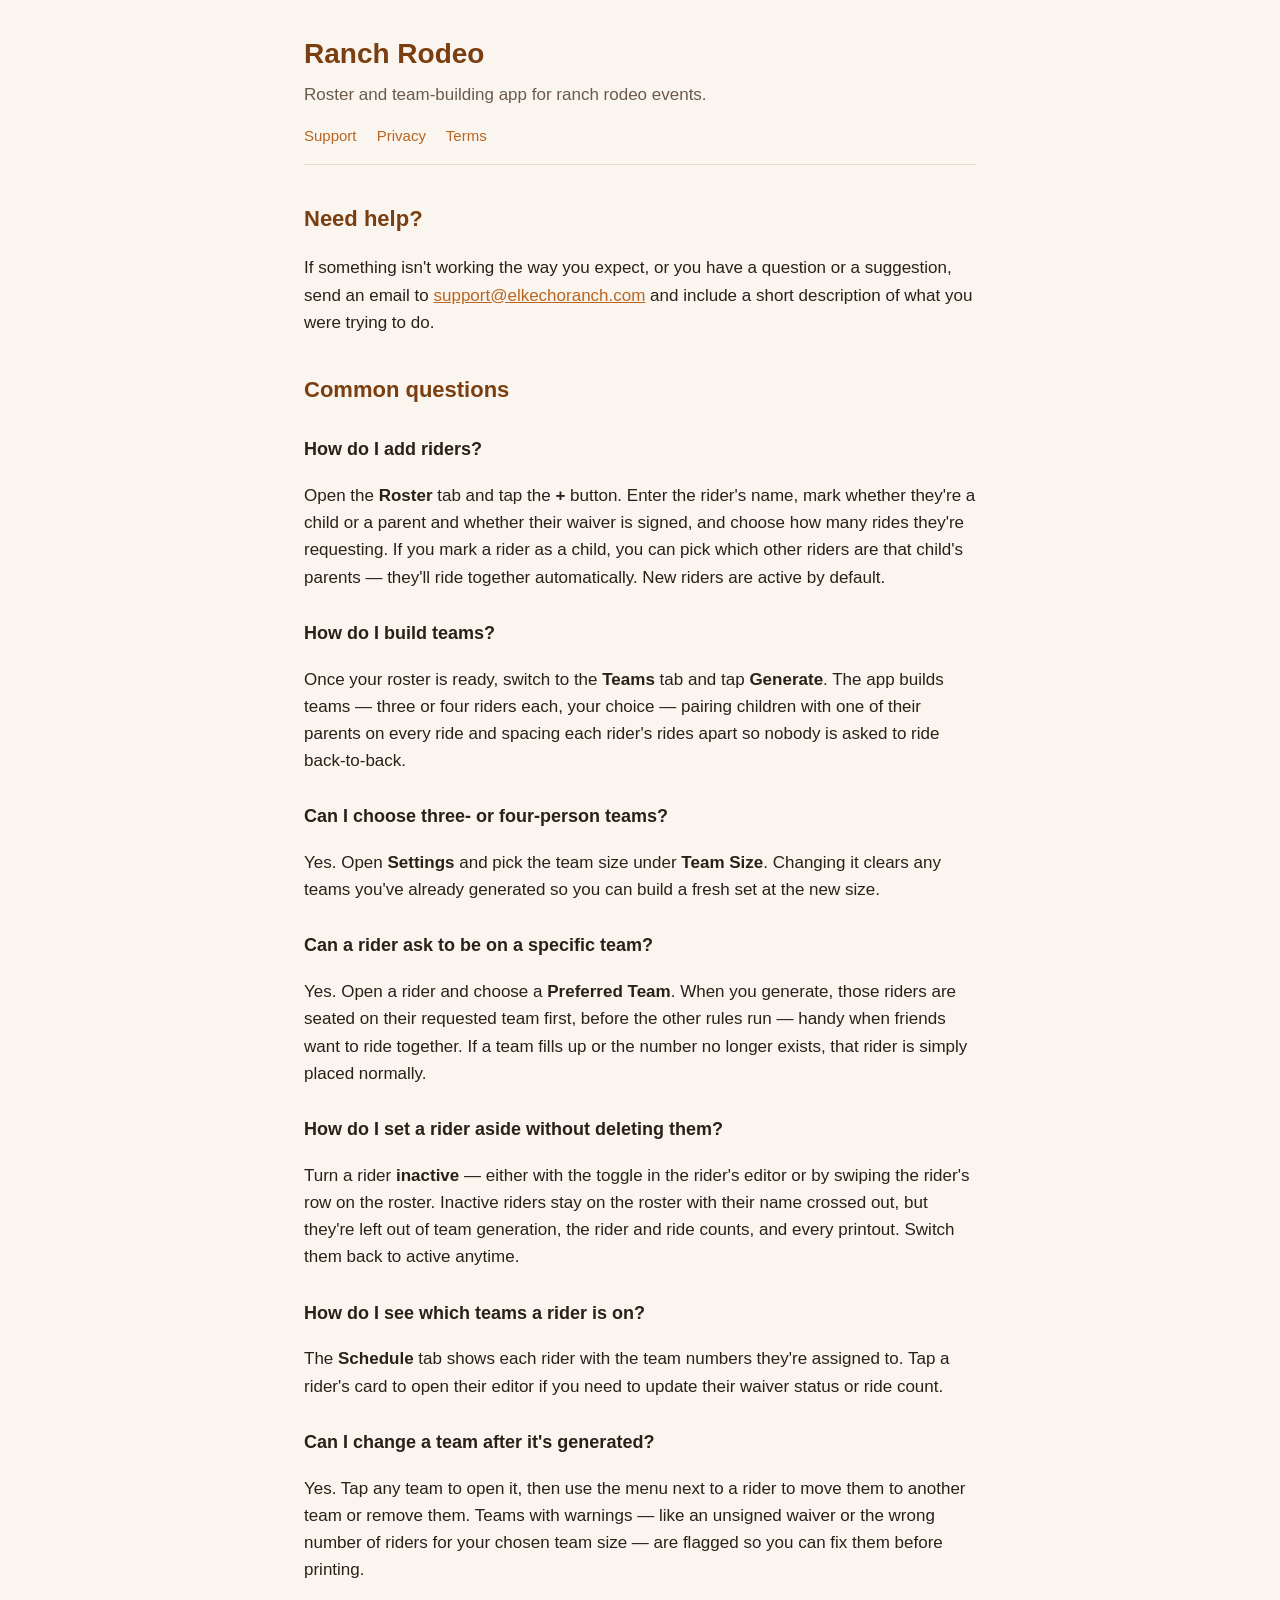
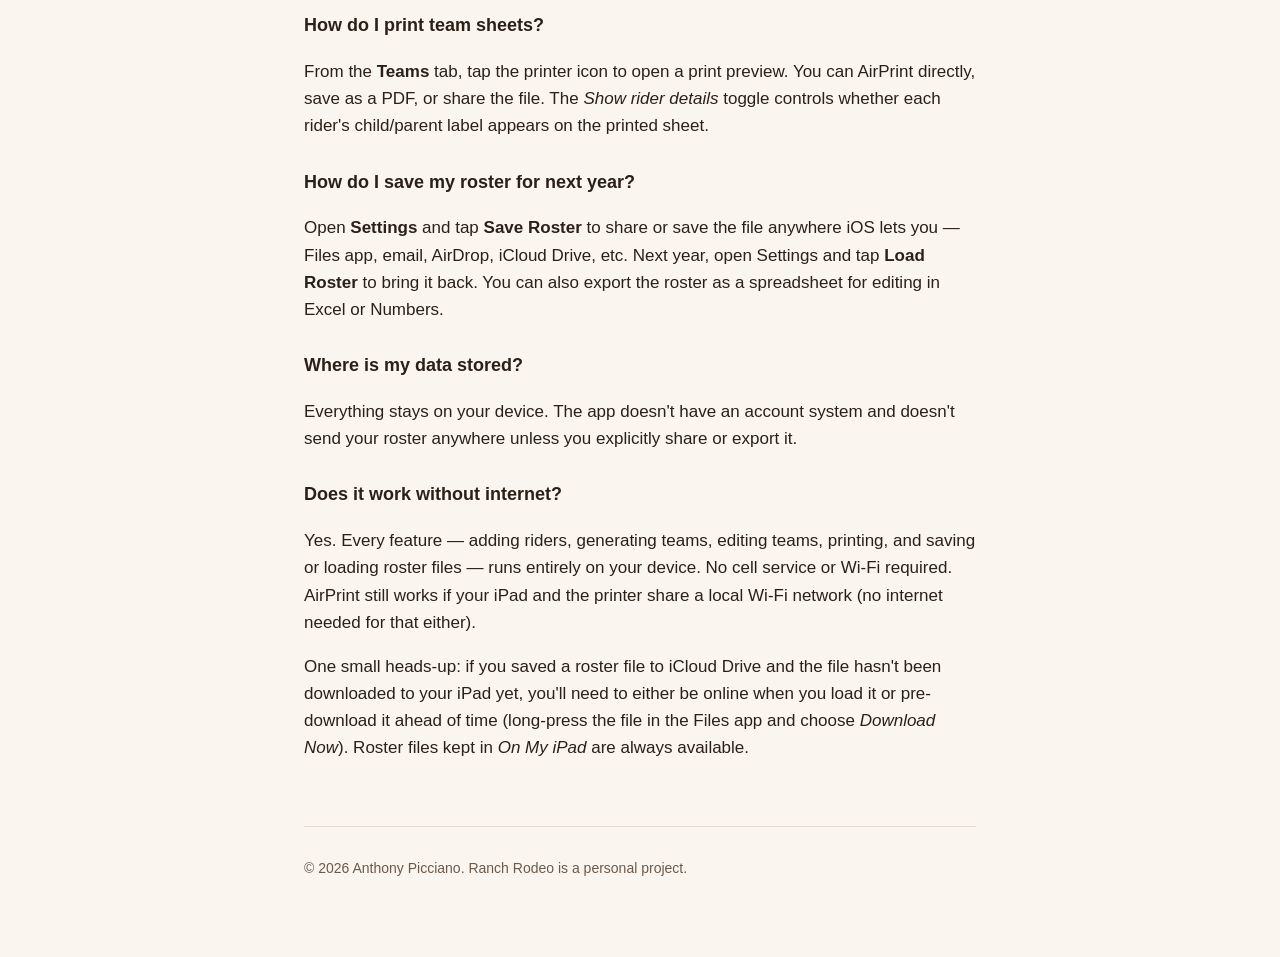
<file: docs/index.html>
<!DOCTYPE html>
<html lang="en">
<head>
    <meta charset="UTF-8">
    <meta name="viewport" content="width=device-width, initial-scale=1.0">
    <title>Ranch Rodeo — Support</title>
    <link rel="stylesheet" href="style.css">
</head>
<body>
    <div class="container">
        <header>
            <h1>Ranch Rodeo</h1>
            <p>Roster and team-building app for ranch rodeo events.</p>
            <nav>
                <a href="index.html">Support</a>
                <a href="privacy.html">Privacy</a>
                <a href="terms.html">Terms</a>
            </nav>
        </header>

        <h2>Need help?</h2>
        <p>
            If something isn't working the way you expect, or you have a question or a suggestion,
            send an email to <a href="mailto:support@elkechoranch.com">support@elkechoranch.com</a> and
            include a short description of what you were trying to do.
        </p>

        <h2>Common questions</h2>

        <h3>How do I add riders?</h3>
        <p>
            Open the <strong>Roster</strong> tab and tap the <strong>+</strong> button. Enter the
            rider's name, mark whether they're a child or a parent and whether their waiver is
            signed, and choose how many rides they're requesting. If you mark a rider as a child,
            you can pick which other riders are that child's parents — they'll ride together
            automatically. New riders are active by default.
        </p>

        <h3>How do I build teams?</h3>
        <p>
            Once your roster is ready, switch to the <strong>Teams</strong> tab and tap
            <strong>Generate</strong>. The app builds teams — three or four riders each, your
            choice — pairing children with one of their parents on every ride and spacing each
            rider's rides apart so nobody is asked to ride back-to-back.
        </p>

        <h3>Can I choose three- or four-person teams?</h3>
        <p>
            Yes. Open <strong>Settings</strong> and pick the team size under <strong>Team
            Size</strong>. Changing it clears any teams you've already generated so you can
            build a fresh set at the new size.
        </p>

        <h3>Can a rider ask to be on a specific team?</h3>
        <p>
            Yes. Open a rider and choose a <strong>Preferred Team</strong>. When you generate,
            those riders are seated on their requested team first, before the other rules run —
            handy when friends want to ride together. If a team fills up or the number no longer
            exists, that rider is simply placed normally.
        </p>

        <h3>How do I set a rider aside without deleting them?</h3>
        <p>
            Turn a rider <strong>inactive</strong> — either with the toggle in the rider's editor
            or by swiping the rider's row on the roster. Inactive riders stay on the roster with
            their name crossed out, but they're left out of team generation, the rider and ride
            counts, and every printout. Switch them back to active anytime.
        </p>

        <h3>How do I see which teams a rider is on?</h3>
        <p>
            The <strong>Schedule</strong> tab shows each rider with the team numbers they're
            assigned to. Tap a rider's card to open their editor if you need to update their
            waiver status or ride count.
        </p>

        <h3>Can I change a team after it's generated?</h3>
        <p>
            Yes. Tap any team to open it, then use the menu next to a rider to move them to another
            team or remove them. Teams with warnings — like an unsigned waiver or the wrong number
            of riders for your chosen team size — are flagged so you can fix them before printing.
        </p>

        <h3>How do I print team sheets?</h3>
        <p>
            From the <strong>Teams</strong> tab, tap the printer icon to open a print preview.
            You can AirPrint directly, save as a PDF, or share the file. The <em>Show rider
            details</em> toggle controls whether each rider's child/parent label appears on the
            printed sheet.
        </p>

        <h3>How do I save my roster for next year?</h3>
        <p>
            Open <strong>Settings</strong> and tap <strong>Save Roster</strong> to share or save
            the file anywhere iOS lets you — Files app, email, AirDrop, iCloud Drive, etc. Next
            year, open Settings and tap <strong>Load Roster</strong> to bring it back. You can
            also export the roster as a spreadsheet for editing in Excel or Numbers.
        </p>

        <h3>Where is my data stored?</h3>
        <p>
            Everything stays on your device. The app doesn't have an account system and doesn't
            send your roster anywhere unless you explicitly share or export it.
        </p>

        <h3>Does it work without internet?</h3>
        <p>
            Yes. Every feature — adding riders, generating teams, editing teams, printing, and
            saving or loading roster files — runs entirely on your device. No cell service or
            Wi-Fi required. AirPrint still works if your iPad and the printer share a local
            Wi-Fi network (no internet needed for that either).
        </p>
        <p>
            One small heads-up: if you saved a roster file to iCloud Drive and the file hasn't
            been downloaded to your iPad yet, you'll need to either be online when you load it
            or pre-download it ahead of time (long-press the file in the Files app and choose
            <em>Download Now</em>). Roster files kept in <em>On My iPad</em> are always available.
        </p>

        <footer>
            <p>&copy; 2026 Anthony Picciano. Ranch Rodeo is a personal project.</p>
        </footer>
    </div>
</body>
</html>
</file>
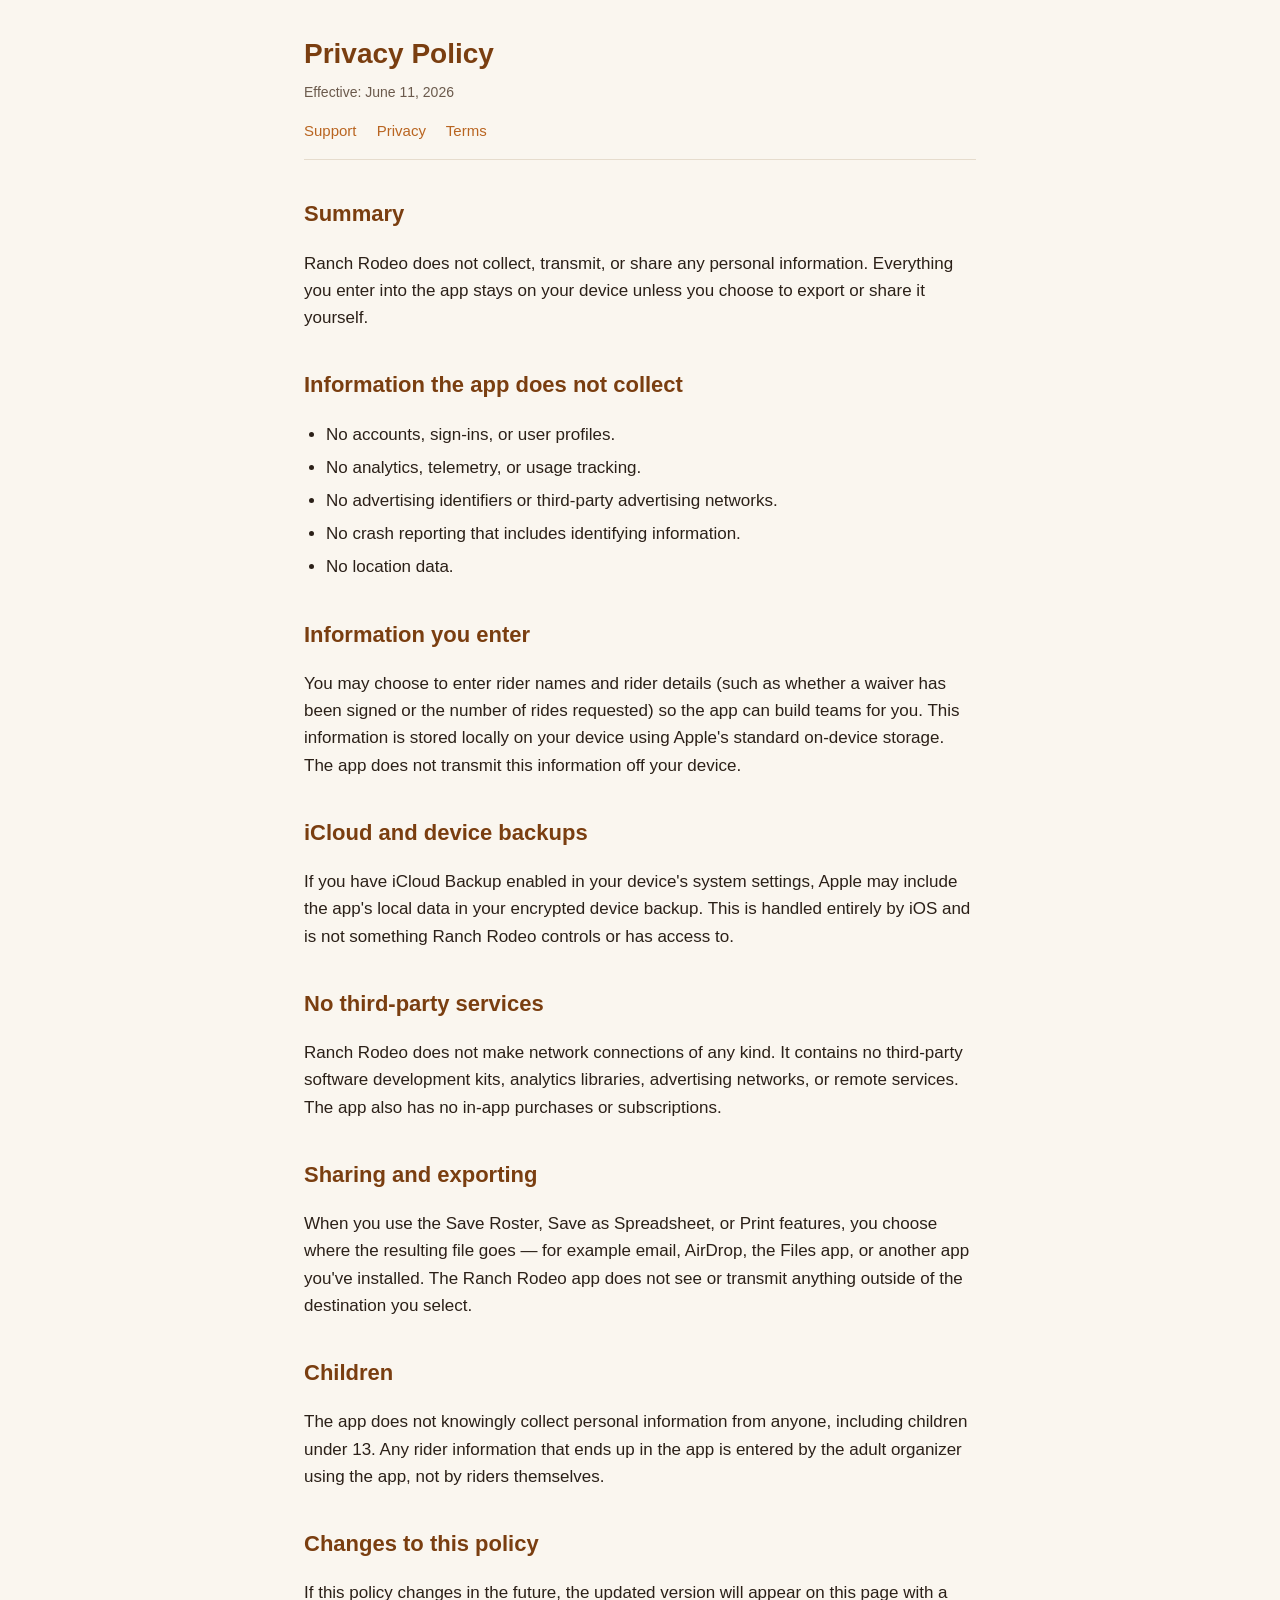
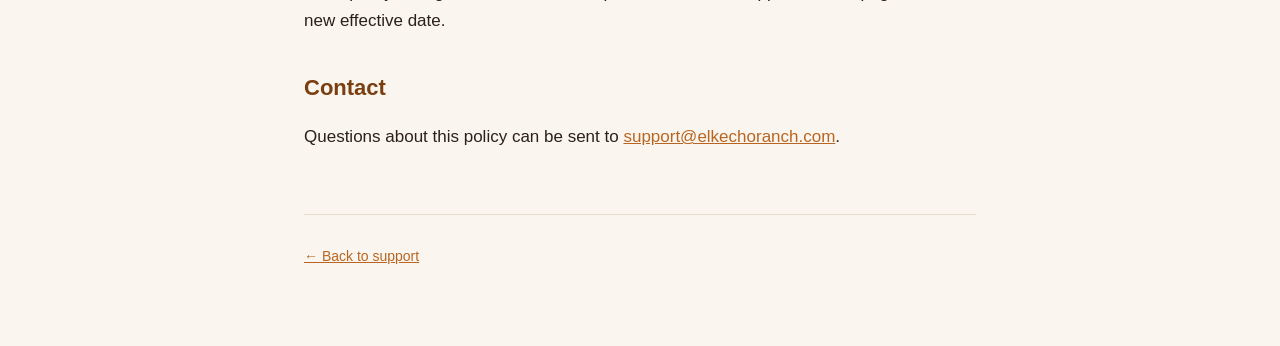
<file: docs/privacy.html>
<!DOCTYPE html>
<html lang="en">
<head>
    <meta charset="UTF-8">
    <meta name="viewport" content="width=device-width, initial-scale=1.0">
    <title>Ranch Rodeo — Privacy Policy</title>
    <link rel="stylesheet" href="style.css">
</head>
<body>
    <div class="container">
        <header>
            <h1>Privacy Policy</h1>
            <p class="muted">Effective: June 11, 2026</p>
            <nav>
                <a href="index.html">Support</a>
                <a href="privacy.html">Privacy</a>
                <a href="terms.html">Terms</a>
            </nav>
        </header>

        <h2>Summary</h2>
        <p>
            Ranch Rodeo does not collect, transmit, or share any personal information.
            Everything you enter into the app stays on your device unless you choose to export
            or share it yourself.
        </p>

        <h2>Information the app does not collect</h2>
        <ul>
            <li>No accounts, sign-ins, or user profiles.</li>
            <li>No analytics, telemetry, or usage tracking.</li>
            <li>No advertising identifiers or third-party advertising networks.</li>
            <li>No crash reporting that includes identifying information.</li>
            <li>No location data.</li>
        </ul>

        <h2>Information you enter</h2>
        <p>
            You may choose to enter rider names and rider details (such as whether a waiver has
            been signed or the number of rides requested) so the app can build teams for you.
            This information is stored locally on your device using Apple's standard on-device
            storage. The app does not transmit this information off your device.
        </p>

        <h2>iCloud and device backups</h2>
        <p>
            If you have iCloud Backup enabled in your device's system settings, Apple may include
            the app's local data in your encrypted device backup. This is handled entirely by
            iOS and is not something Ranch Rodeo controls or has access to.
        </p>

        <h2>No third-party services</h2>
        <p>
            Ranch Rodeo does not make network connections of any kind. It contains no
            third-party software development kits, analytics libraries, advertising networks,
            or remote services. The app also has no in-app purchases or subscriptions.
        </p>

        <h2>Sharing and exporting</h2>
        <p>
            When you use the Save Roster, Save as Spreadsheet, or Print features, you choose
            where the resulting file goes — for example email, AirDrop, the Files app, or another
            app you've installed. The Ranch Rodeo app does not see or transmit anything outside
            of the destination you select.
        </p>

        <h2>Children</h2>
        <p>
            The app does not knowingly collect personal information from anyone, including
            children under 13. Any rider information that ends up in the app is entered by the
            adult organizer using the app, not by riders themselves.
        </p>

        <h2>Changes to this policy</h2>
        <p>
            If this policy changes in the future, the updated version will appear on this page
            with a new effective date.
        </p>

        <h2>Contact</h2>
        <p>
            Questions about this policy can be sent to
            <a href="mailto:support@elkechoranch.com">support@elkechoranch.com</a>.
        </p>

        <footer>
            <p><a href="index.html">&larr; Back to support</a></p>
        </footer>
    </div>
</body>
</html>
</file>
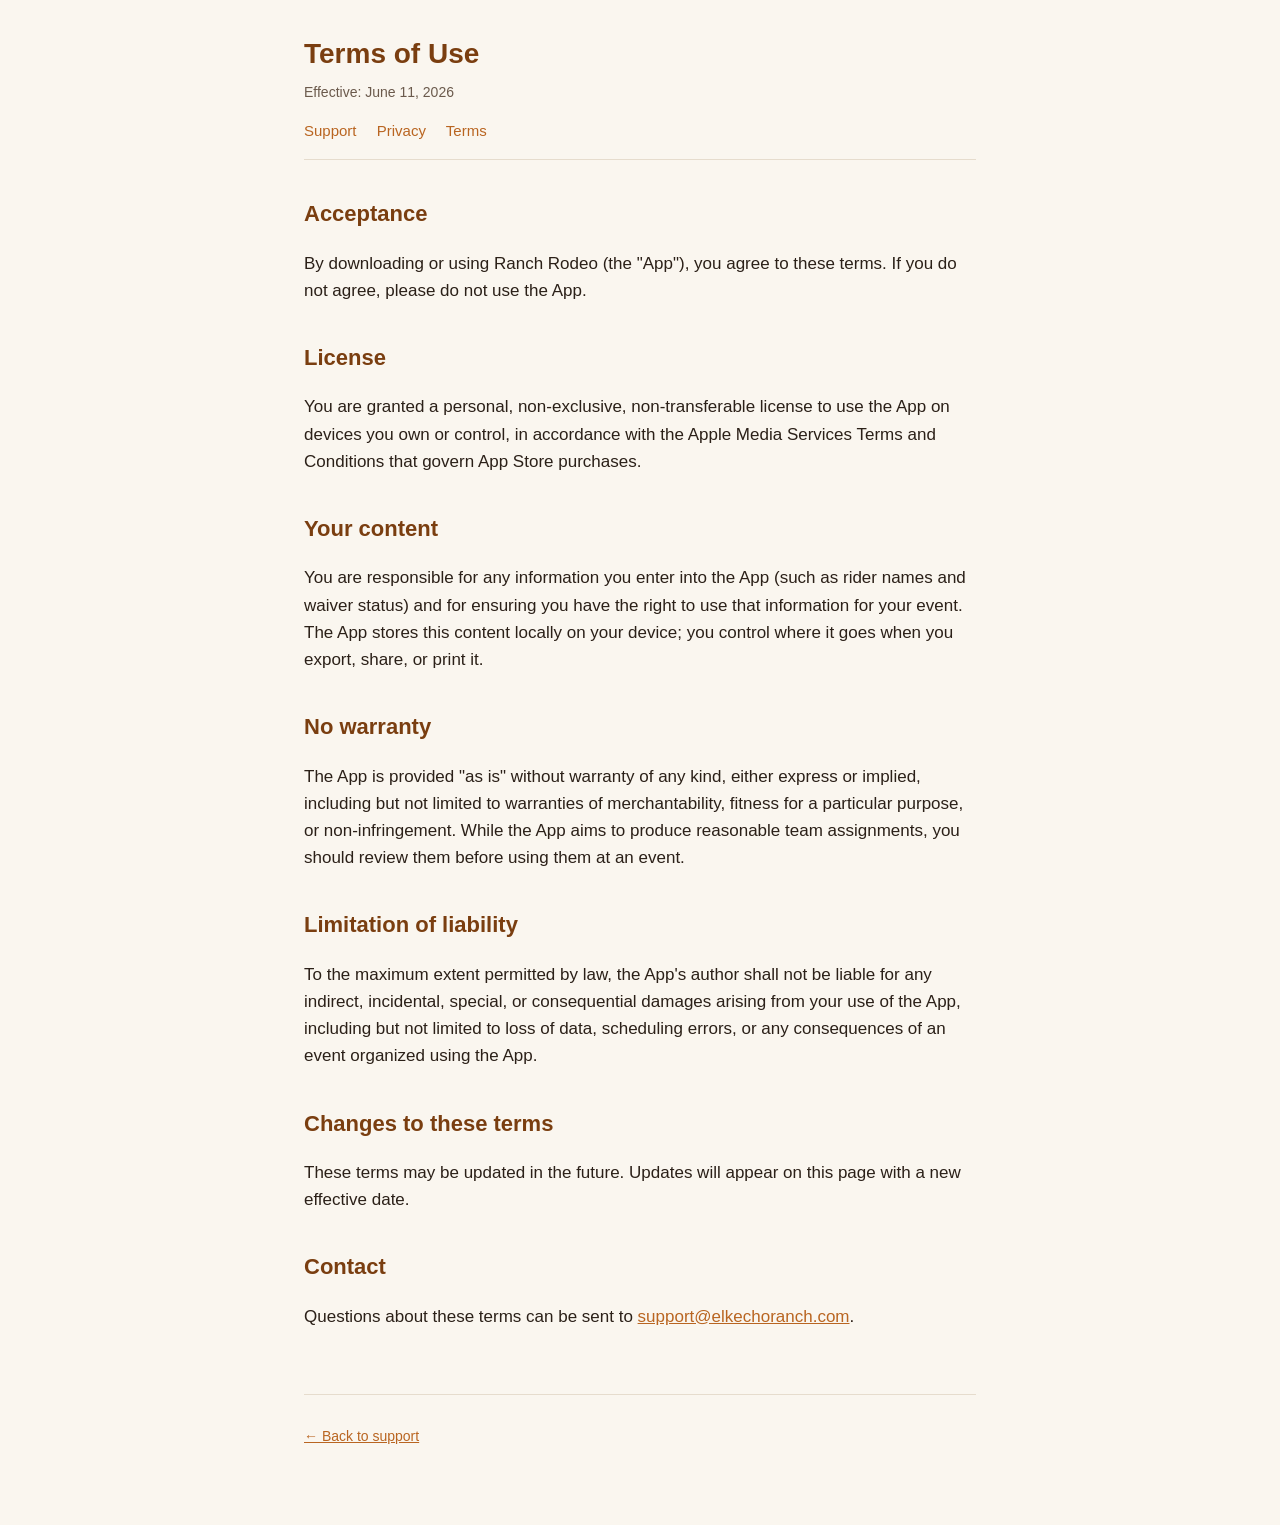
<file: docs/terms.html>
<!DOCTYPE html>
<html lang="en">
<head>
    <meta charset="UTF-8">
    <meta name="viewport" content="width=device-width, initial-scale=1.0">
    <title>Ranch Rodeo — Terms of Use</title>
    <link rel="stylesheet" href="style.css">
</head>
<body>
    <div class="container">
        <header>
            <h1>Terms of Use</h1>
            <p class="muted">Effective: June 11, 2026</p>
            <nav>
                <a href="index.html">Support</a>
                <a href="privacy.html">Privacy</a>
                <a href="terms.html">Terms</a>
            </nav>
        </header>

        <h2>Acceptance</h2>
        <p>
            By downloading or using Ranch Rodeo (the "App"), you agree to these terms. If you do
            not agree, please do not use the App.
        </p>

        <h2>License</h2>
        <p>
            You are granted a personal, non-exclusive, non-transferable license to use the App on
            devices you own or control, in accordance with the Apple Media Services Terms and
            Conditions that govern App Store purchases.
        </p>

        <h2>Your content</h2>
        <p>
            You are responsible for any information you enter into the App (such as rider names
            and waiver status) and for ensuring you have the right to use that information for
            your event. The App stores this content locally on your device; you control where it
            goes when you export, share, or print it.
        </p>

        <h2>No warranty</h2>
        <p>
            The App is provided "as is" without warranty of any kind, either express or implied,
            including but not limited to warranties of merchantability, fitness for a particular
            purpose, or non-infringement. While the App aims to produce reasonable team
            assignments, you should review them before using them at an event.
        </p>

        <h2>Limitation of liability</h2>
        <p>
            To the maximum extent permitted by law, the App's author shall not be liable for any
            indirect, incidental, special, or consequential damages arising from your use of the
            App, including but not limited to loss of data, scheduling errors, or any consequences
            of an event organized using the App.
        </p>

        <h2>Changes to these terms</h2>
        <p>
            These terms may be updated in the future. Updates will appear on this page with a new
            effective date.
        </p>

        <h2>Contact</h2>
        <p>
            Questions about these terms can be sent to
            <a href="mailto:support@elkechoranch.com">support@elkechoranch.com</a>.
        </p>

        <footer>
            <p><a href="index.html">&larr; Back to support</a></p>
        </footer>
    </div>
</body>
</html>
</file>
<file: docs/style.css>
:root {
    --bg: #faf6ef;
    --text: #2b2018;
    --muted: #6b5a4c;
    --accent: #b96521;
    --accent-dark: #7a3e10;
    --border: #e6dccd;
}

* { box-sizing: border-box; }

body {
    margin: 0;
    font-family: -apple-system, BlinkMacSystemFont, "Helvetica Neue", Helvetica, Arial, sans-serif;
    background: var(--bg);
    color: var(--text);
    line-height: 1.6;
    font-size: 17px;
}

.container {
    max-width: 720px;
    margin: 0 auto;
    padding: 32px 24px 64px;
}

header {
    border-bottom: 1px solid var(--border);
    padding-bottom: 16px;
    margin-bottom: 32px;
}

header h1 {
    margin: 0 0 4px;
    font-size: 28px;
    color: var(--accent-dark);
}

header p {
    margin: 0;
    color: var(--muted);
}

nav {
    margin-top: 16px;
    font-size: 15px;
}

nav a {
    color: var(--accent);
    text-decoration: none;
    margin-right: 16px;
}

nav a:hover {
    text-decoration: underline;
}

h2 {
    color: var(--accent-dark);
    margin-top: 36px;
    font-size: 22px;
}

h3 {
    margin-top: 28px;
    font-size: 18px;
}

a {
    color: var(--accent);
}

ul, ol {
    padding-left: 22px;
}

li {
    margin-bottom: 6px;
}

footer {
    margin-top: 64px;
    padding-top: 16px;
    border-top: 1px solid var(--border);
    color: var(--muted);
    font-size: 14px;
}

.muted {
    color: var(--muted);
    font-size: 14px;
}
</file>
